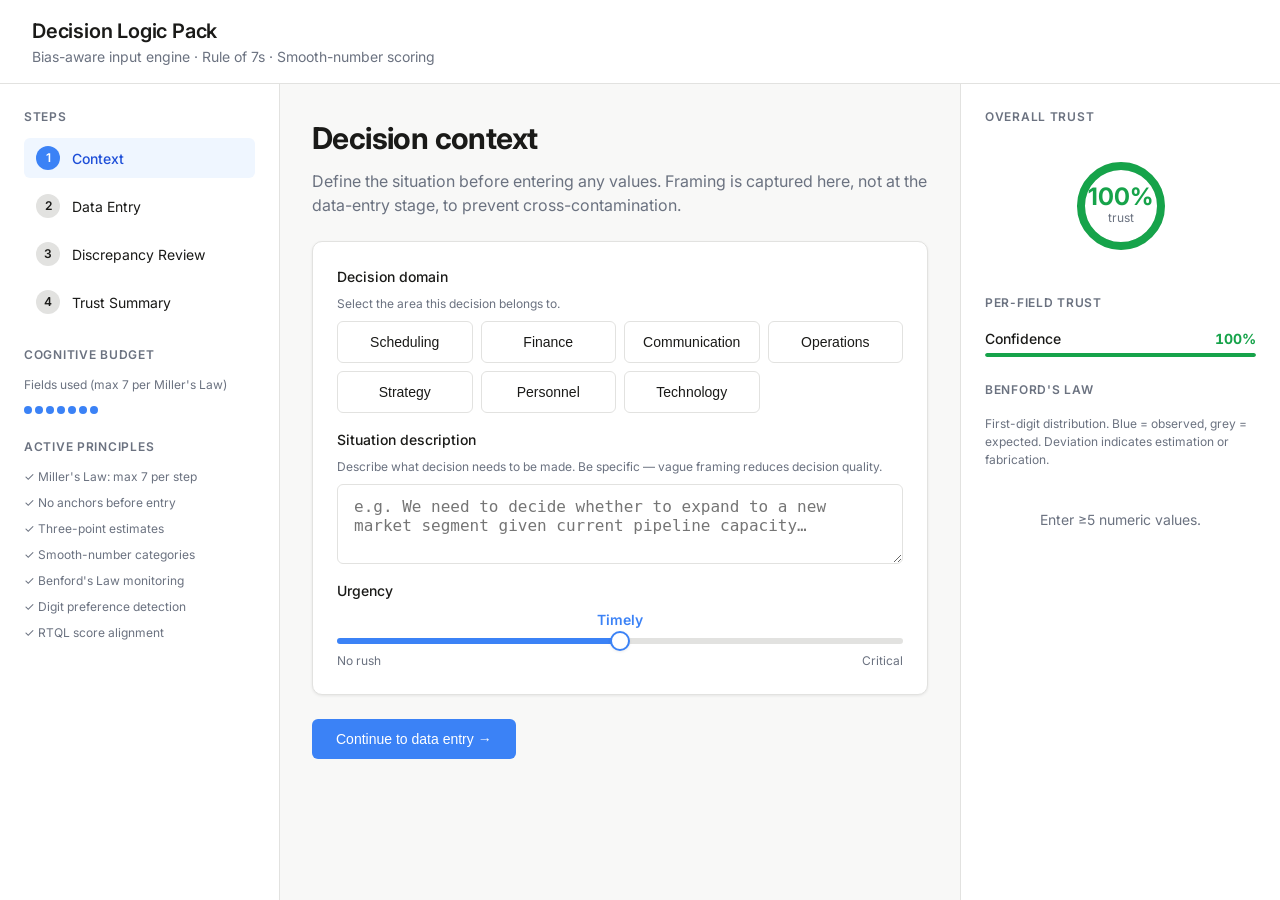
<file: frontend/input-engine.html>
<!DOCTYPE html>
<html lang="en">
<head>
  <meta charset="UTF-8" />
  <meta name="viewport" content="width=device-width, initial-scale=1.0" />
  <title>Decision Logic Pack — Bias-Aware Input Engine</title>
  <link rel="preconnect" href="https://fonts.googleapis.com" />
  <link href="https://fonts.googleapis.com/css2?family=Inter:wght@400;500;600;700;800&display=swap" rel="stylesheet" />
  <link rel="stylesheet" href="css/main.css" />
</head>
<body>

<div class="app-wrapper">

  <!-- ── Header ──────────────────────────────────────────────────────────── -->
  <header class="app-header">
    <div>
      <h1>Decision Logic Pack</h1>
      <div class="subtitle">Bias-aware input engine · Rule of 7s · Smooth-number scoring</div>
    </div>
    <div class="header-badge" id="prompt-count-badge" style="display:none"></div>
  </header>

  <!-- ── Sidebar ─────────────────────────────────────────────────────────── -->
  <nav class="sidebar">
    <div class="sidebar-section">
      <h3>Steps</h3>
      <ul class="step-list">
        <li data-goto="1" class="active">
          <div class="step-num">1</div>
          Context
        </li>
        <li data-goto="2">
          <div class="step-num">2</div>
          Data Entry
        </li>
        <li data-goto="3">
          <div class="step-num">3</div>
          Discrepancy Review
        </li>
        <li data-goto="4">
          <div class="step-num">4</div>
          Trust Summary
        </li>
      </ul>
    </div>

    <div class="sidebar-section">
      <h3>Cognitive budget</h3>
      <div style="font-size:var(--text-xs);color:var(--color-text-muted);margin-bottom:var(--sp-3)">
        Fields used (max 7 per Miller's Law)
      </div>
      <div class="budget-dots">
        <div class="budget-dot"></div>
        <div class="budget-dot"></div>
        <div class="budget-dot"></div>
        <div class="budget-dot"></div>
        <div class="budget-dot"></div>
        <div class="budget-dot"></div>
        <div class="budget-dot"></div>
      </div>
    </div>

    <div class="sidebar-section">
      <h3>Active principles</h3>
      <ul style="font-size:var(--text-xs);color:var(--color-text-muted);list-style:none;display:flex;flex-direction:column;gap:var(--sp-2)">
        <li>✓ Miller's Law: max 7 per step</li>
        <li>✓ No anchors before entry</li>
        <li>✓ Three-point estimates</li>
        <li>✓ Smooth-number categories</li>
        <li>✓ Benford's Law monitoring</li>
        <li>✓ Digit preference detection</li>
        <li>✓ RTQL score alignment</li>
      </ul>
    </div>
  </nav>

  <!-- ── Main ────────────────────────────────────────────────────────────── -->
  <main class="main-content">

    <!-- Step 1: Context -->
    <div class="form-step active" id="step-1">
      <div class="step-header">
        <h2>Decision context</h2>
        <p>Define the situation before entering any values. Framing is captured here, not at the data-entry stage, to prevent cross-contamination.</p>
      </div>

      <div class="card">
        <div class="field-group">
          <!-- Domain selector injected by JS -->
          <div id="domain-slot"></div>

          <!-- Situation -->
          <div class="field">
            <label>Situation description</label>
            <span class="field-hint">Describe what decision needs to be made. Be specific — vague framing reduces decision quality.</span>
            <textarea id="situation-input" placeholder="e.g. We need to decide whether to expand to a new market segment given current pipeline capacity…"></textarea>
          </div>

          <!-- Urgency slider injected by JS -->
          <div id="urgency-slot"></div>
        </div>
      </div>

      <div class="btn-row">
        <button class="btn btn-primary" data-goto="2">Continue to data entry →</button>
      </div>
    </div>

    <!-- Step 2: Data entry -->
    <div class="form-step" id="step-2">
      <div class="step-header">
        <h2>Data entry</h2>
        <p>All numeric fields use range estimates or smooth-number categories. Reference values are suppressed until after you submit — this prevents anchoring bias.</p>
        <div class="cognitive-budget">
          <span>Fields this step:</span>
          <div class="budget-dots">
            <div class="budget-dot used"></div>
            <div class="budget-dot used"></div>
            <div class="budget-dot used"></div>
            <div class="budget-dot used"></div>
            <div class="budget-dot used"></div>
            <div class="budget-dot used"></div>
            <div class="budget-dot used"></div>
          </div>
          <span>7 / 7</span>
        </div>
      </div>

      <div class="card">
        <div class="card-header">
          <div>
            <div class="card-title">Primary estimate</div>
            <div class="card-subtitle">Three-point input prevents false precision and exposes overconfidence.</div>
          </div>
        </div>
        <div id="field-1-slot"></div>
      </div>

      <div class="card">
        <div class="card-header">
          <div>
            <div class="card-title">Order of magnitude</div>
            <div class="card-subtitle">Categorical selection with smooth-number midpoints eliminates round-number heaping.</div>
          </div>
        </div>
        <div id="field-2-slot"></div>
      </div>

      <div class="card">
        <div class="card-header">
          <div>
            <div class="card-title">Data confidence</div>
            <div class="card-subtitle">Qualitative 7-point scale (no numeric ticks). Slider position is your confidence weight.</div>
          </div>
        </div>
        <div id="field-3-slot"></div>
      </div>

      <div class="card">
        <div class="card-header">
          <div>
            <div class="card-title">Comparable values (optional)</div>
            <div class="card-subtitle">Additional data points analyzed for Benford's Law conformance and digit preference bias.</div>
          </div>
        </div>
        <div id="comparables-slot" class="field-group"></div>
      </div>

      <div class="btn-row">
        <button class="btn btn-secondary" data-goto="1">← Back</button>
        <button class="btn btn-primary" data-goto="3">Review discrepancies →</button>
      </div>
    </div>

    <!-- Step 3: Discrepancy review -->
    <div class="form-step" id="step-3">
      <div class="step-header">
        <h2>Discrepancy review</h2>
        <p>The engine detected patterns in your data that may reflect cognitive bias. Answer each question to provide context — this improves decision quality and is encoded into memory.</p>
      </div>

      <div class="card">
        <div id="prompt-list">
          <div class="empty-state">Enter data in step 2 to generate discrepancy analysis.</div>
        </div>
      </div>

      <div class="btn-row">
        <button class="btn btn-secondary" data-goto="2">← Back</button>
        <button class="btn btn-primary" data-goto="4">View trust summary →</button>
      </div>
    </div>

    <!-- Step 4: Trust summary -->
    <div class="form-step" id="step-4">
      <div class="step-header">
        <h2>Trust summary</h2>
        <p>Final decision readiness score, RTQL-aligned, with all captured context.</p>
      </div>
      <div id="step-4-summary"></div>
      <div class="btn-row">
        <button class="btn btn-secondary" data-goto="3">← Back</button>
        <button class="btn btn-primary" id="submit-btn">Submit to decision engine</button>
      </div>
    </div>

  </main>

  <!-- ── Right panel: live discrepancy monitor ───────────────────────────── -->
  <aside class="discrepancy-panel">

    <div class="panel-section">
      <h3>Overall trust</h3>
      <div id="trust-ring-container"></div>
    </div>

    <div class="panel-section">
      <h3>Per-field trust</h3>
      <div id="trust-meter">
        <div class="empty-state">No fields analyzed.</div>
      </div>
    </div>

    <div class="panel-section">
      <h3>Benford's Law</h3>
      <div style="font-size:var(--text-xs);color:var(--color-text-muted);margin-bottom:var(--sp-2)">
        First-digit distribution. Blue = observed, grey = expected.
        Deviation indicates estimation or fabrication.
      </div>
      <div id="benford-chart">
        <div class="empty-state">Enter ≥5 numeric values.</div>
      </div>
    </div>

  </aside>

</div>

<script type="module" src="js/app.js"></script>

</body>
</html>
</file>
<file: frontend/css/main.css>
/* ============================================================
   main.css — Decision Logic Pack UI Design System
   Grounded in:
   - 2-smooth spacing grid (4px base)
   - 5-smooth type scale
   - Rule of 7s for grouping limits
   - Neutral palette to minimize visual anchoring
   ============================================================ */

/* ── Reset ──────────────────────────────────────────────────── */
*, *::before, *::after { box-sizing: border-box; margin: 0; padding: 0; }
html { font-size: 16px; -webkit-font-smoothing: antialiased; }
body { font-family: 'Inter', 'SF Pro Text', system-ui, sans-serif; background: #f8f8f7; color: #1a1a18; line-height: 1.5; }

/* ── Smooth-number spacing tokens (4px grid, 2-smooth) ──────── */
:root {
  --sp-1:  4px;
  --sp-2:  8px;
  --sp-3:  12px;
  --sp-4:  16px;
  --sp-6:  24px;
  --sp-8:  32px;
  --sp-12: 48px;
  --sp-16: 64px;
  --sp-24: 96px;

  /* 5-smooth type scale */
  --text-xs:  12px;
  --text-sm:  14px;
  --text-md:  16px;
  --text-lg:  20px;
  --text-xl:  24px;
  --text-2xl: 30px;
  --text-3xl: 36px;

  /* Semantic colors */
  --color-surface:     #ffffff;
  --color-background:  #f8f8f7;
  --color-border:      #e2e2e0;
  --color-border-focus:#3b82f6;
  --color-text:        #1a1a18;
  --color-text-muted:  #6b7280;
  --color-text-subtle: #9ca3af;

  /* Trust / severity colors */
  --color-trust-high:   #16a34a;
  --color-trust-mid:    #d97706;
  --color-trust-low:    #dc2626;
  --color-trust-none:   #6b7280;

  /* Bias severity */
  --color-bias-ok:      #dcfce7;
  --color-bias-warn:    #fef3c7;
  --color-bias-alert:   #fee2e2;

  --radius-sm: 6px;
  --radius-md: 10px;
  --radius-lg: 16px;

  --shadow-sm: 0 1px 3px rgba(0,0,0,0.08);
  --shadow-md: 0 4px 12px rgba(0,0,0,0.10);
}

/* ── Layout ─────────────────────────────────────────────────── */
.app-wrapper {
  min-height: 100vh;
  display: grid;
  grid-template-columns: 280px 1fr 320px;
  grid-template-rows: auto 1fr;
  grid-template-areas:
    "header header header"
    "sidebar main panel";
}

@media (max-width: 1100px) {
  .app-wrapper {
    grid-template-columns: 1fr;
    grid-template-areas: "header" "main" "panel";
  }
  .sidebar { display: none; }
}

/* ── Header ─────────────────────────────────────────────────── */
.app-header {
  grid-area: header;
  background: var(--color-surface);
  border-bottom: 1px solid var(--color-border);
  padding: var(--sp-4) var(--sp-8);
  display: flex;
  align-items: center;
  gap: var(--sp-4);
}
.app-header h1 { font-size: var(--text-lg); font-weight: 600; letter-spacing: -0.01em; }
.app-header .subtitle { font-size: var(--text-sm); color: var(--color-text-muted); }
.header-badge {
  margin-left: auto;
  font-size: var(--text-xs);
  padding: var(--sp-1) var(--sp-3);
  border-radius: 100px;
  background: #eff6ff;
  color: #3b82f6;
  font-weight: 500;
}

/* ── Sidebar ─────────────────────────────────────────────────── */
.sidebar {
  grid-area: sidebar;
  background: var(--color-surface);
  border-right: 1px solid var(--color-border);
  padding: var(--sp-6);
  display: flex;
  flex-direction: column;
  gap: var(--sp-6);
}
.sidebar-section h3 {
  font-size: var(--text-xs);
  font-weight: 600;
  text-transform: uppercase;
  letter-spacing: 0.06em;
  color: var(--color-text-muted);
  margin-bottom: var(--sp-3);
}
.step-list { list-style: none; display: flex; flex-direction: column; gap: var(--sp-2); }
.step-list li {
  display: flex;
  align-items: center;
  gap: var(--sp-3);
  padding: var(--sp-2) var(--sp-3);
  border-radius: var(--radius-sm);
  font-size: var(--text-sm);
  cursor: pointer;
  transition: background 0.15s;
}
.step-list li:hover { background: var(--color-background); }
.step-list li.active { background: #eff6ff; color: #1d4ed8; font-weight: 500; }
.step-list li.completed { color: var(--color-trust-high); }
.step-num {
  width: 24px; height: 24px;
  border-radius: 50%;
  background: var(--color-border);
  display: flex; align-items: center; justify-content: center;
  font-size: var(--text-xs);
  font-weight: 600;
  flex-shrink: 0;
}
.step-list li.active .step-num { background: #3b82f6; color: white; }
.step-list li.completed .step-num { background: var(--color-trust-high); color: white; }

/* ── Main content ───────────────────────────────────────────── */
.main-content {
  grid-area: main;
  padding: var(--sp-8);
  overflow-y: auto;
}
.form-step { display: none; }
.form-step.active { display: block; }

.step-header { margin-bottom: var(--sp-6); }
.step-header h2 { font-size: var(--text-2xl); font-weight: 700; letter-spacing: -0.02em; margin-bottom: var(--sp-2); }
.step-header p { color: var(--color-text-muted); font-size: var(--text-md); }
.cognitive-budget {
  display: inline-flex;
  align-items: center;
  gap: var(--sp-2);
  font-size: var(--text-xs);
  color: var(--color-text-muted);
  margin-top: var(--sp-3);
}
.budget-dots { display: flex; gap: 3px; }
.budget-dot {
  width: 8px; height: 8px; border-radius: 50%;
  background: var(--color-border);
  transition: background 0.2s;
}
.budget-dot.used { background: #3b82f6; }

/* ── Card ───────────────────────────────────────────────────── */
.card {
  background: var(--color-surface);
  border: 1px solid var(--color-border);
  border-radius: var(--radius-md);
  padding: var(--sp-6);
  margin-bottom: var(--sp-4);
  box-shadow: var(--shadow-sm);
}
.card-header {
  display: flex;
  align-items: flex-start;
  justify-content: space-between;
  margin-bottom: var(--sp-4);
}
.card-title { font-size: var(--text-md); font-weight: 600; }
.card-subtitle { font-size: var(--text-sm); color: var(--color-text-muted); margin-top: var(--sp-1); }

/* ── Field groups (≤7 fields enforced) ─────────────────────── */
.field-group { display: flex; flex-direction: column; gap: var(--sp-4); }
.field-row { display: grid; grid-template-columns: 1fr 1fr; gap: var(--sp-4); }

/* ── Form fields ────────────────────────────────────────────── */
.field {
  display: flex;
  flex-direction: column;
  gap: var(--sp-2);
}
.field label {
  font-size: var(--text-sm);
  font-weight: 500;
  color: var(--color-text);
}
.field-hint { font-size: var(--text-xs); color: var(--color-text-muted); }

input[type="text"],
input[type="number"],
textarea,
select {
  width: 100%;
  padding: var(--sp-3) var(--sp-4);
  border: 1px solid var(--color-border);
  border-radius: var(--radius-sm);
  font-size: var(--text-md);
  color: var(--color-text);
  background: var(--color-surface);
  transition: border-color 0.15s, box-shadow 0.15s;
  outline: none;
}
input[type="text"]:focus,
input[type="number"]:focus,
textarea:focus,
select:focus {
  border-color: var(--color-border-focus);
  box-shadow: 0 0 0 3px rgba(59,130,246,0.12);
}
textarea { resize: vertical; min-height: 80px; }

/* ── Three-Point Estimate ───────────────────────────────────── */
.three-point {
  display: grid;
  grid-template-columns: 1fr 1fr 1fr;
  gap: var(--sp-3);
}
.three-point-cell { display: flex; flex-direction: column; gap: var(--sp-2); }
.three-point-label {
  font-size: var(--text-xs);
  font-weight: 600;
  text-transform: uppercase;
  letter-spacing: 0.05em;
  color: var(--color-text-muted);
}
.three-point-cell.p50 input { border-color: #3b82f6; background: #f8faff; }
.three-point-hint { font-size: var(--text-xs); color: var(--color-text-subtle); text-align: center; margin-top: var(--sp-1); }

.calibration-bar {
  height: 6px;
  border-radius: 3px;
  background: var(--color-border);
  overflow: hidden;
  margin-top: var(--sp-2);
  position: relative;
}
.calibration-fill {
  height: 100%;
  border-radius: 3px;
  transition: width 0.3s ease, background 0.3s;
}

/* ── Smooth Slider ──────────────────────────────────────────── */
.smooth-slider-wrap { display: flex; flex-direction: column; gap: var(--sp-2); }
.smooth-slider-labels {
  display: flex;
  justify-content: space-between;
  font-size: var(--text-xs);
  color: var(--color-text-muted);
}
.smooth-slider-value {
  text-align: center;
  font-size: var(--text-sm);
  font-weight: 600;
  color: #3b82f6;
  min-height: 20px;
}
input[type="range"] {
  -webkit-appearance: none;
  width: 100%;
  height: 6px;
  border-radius: 3px;
  background: linear-gradient(to right, #3b82f6 var(--slider-pct, 50%), var(--color-border) var(--slider-pct, 50%));
  outline: none;
  cursor: pointer;
}
input[type="range"]::-webkit-slider-thumb {
  -webkit-appearance: none;
  width: 20px; height: 20px;
  border-radius: 50%;
  background: white;
  border: 2px solid #3b82f6;
  box-shadow: var(--shadow-sm);
  cursor: pointer;
}
/* No tick marks — by design (prevents heaping at tick positions) */

/* ── Category Select (smooth-number bins) ───────────────────── */
.category-grid {
  display: grid;
  gap: var(--sp-2);
  grid-template-columns: repeat(auto-fill, minmax(120px, 1fr));
}
.category-btn {
  padding: var(--sp-3) var(--sp-4);
  border: 1px solid var(--color-border);
  border-radius: var(--radius-sm);
  background: var(--color-surface);
  font-size: var(--text-sm);
  color: var(--color-text);
  cursor: pointer;
  transition: all 0.15s;
  text-align: center;
}
.category-btn:hover { border-color: #93c5fd; background: #f0f9ff; }
.category-btn.selected { border-color: #3b82f6; background: #eff6ff; color: #1d4ed8; font-weight: 500; }

/* ── Bias flags ─────────────────────────────────────────────── */
.bias-flag {
  display: flex;
  align-items: flex-start;
  gap: var(--sp-3);
  padding: var(--sp-3) var(--sp-4);
  border-radius: var(--radius-sm);
  font-size: var(--text-sm);
  margin-top: var(--sp-2);
}
.bias-flag.ok     { background: var(--color-bias-ok);   color: #166534; }
.bias-flag.warn   { background: var(--color-bias-warn);  color: #92400e; }
.bias-flag.alert  { background: var(--color-bias-alert); color: #991b1b; }
.bias-icon { font-size: 16px; flex-shrink: 0; margin-top: 1px; }
.bias-text { line-height: 1.4; }

/* ── Right panel: Discrepancy monitor ──────────────────────── */
.discrepancy-panel {
  grid-area: panel;
  background: var(--color-surface);
  border-left: 1px solid var(--color-border);
  padding: var(--sp-6);
  overflow-y: auto;
  display: flex;
  flex-direction: column;
  gap: var(--sp-6);
}
.panel-section h3 {
  font-size: var(--text-xs);
  font-weight: 600;
  text-transform: uppercase;
  letter-spacing: 0.06em;
  color: var(--color-text-muted);
  margin-bottom: var(--sp-4);
}

/* Trust meter */
.trust-meter { display: flex; flex-direction: column; gap: var(--sp-3); }
.trust-item { display: flex; flex-direction: column; gap: var(--sp-1); }
.trust-row { display: flex; align-items: center; justify-content: space-between; font-size: var(--text-sm); }
.trust-label { font-weight: 500; }
.trust-score { font-weight: 700; font-variant-numeric: tabular-nums; }
.trust-bar { height: 4px; border-radius: 2px; background: var(--color-border); overflow: hidden; }
.trust-fill { height: 100%; border-radius: 2px; transition: width 0.4s ease, background 0.4s; }

/* Overall trust ring */
.trust-ring-wrap { display: flex; align-items: center; justify-content: center; padding: var(--sp-4) 0; }
.trust-ring {
  position: relative;
  width: 96px; height: 96px;
}
.trust-ring svg { transform: rotate(-90deg); }
.trust-ring-bg { fill: none; stroke: var(--color-border); stroke-width: 8; }
.trust-ring-fill { fill: none; stroke-width: 8; stroke-linecap: round; transition: stroke-dashoffset 0.5s ease, stroke 0.5s; }
.trust-ring-label {
  position: absolute;
  inset: 0;
  display: flex;
  flex-direction: column;
  align-items: center;
  justify-content: center;
}
.trust-ring-pct { font-size: var(--text-xl); font-weight: 700; line-height: 1; }
.trust-ring-sub { font-size: var(--text-xs); color: var(--color-text-muted); }

/* Discrepancy prompts */
.prompt-list { display: flex; flex-direction: column; gap: var(--sp-4); }
.prompt-card {
  border: 1px solid var(--color-border);
  border-radius: var(--radius-sm);
  padding: var(--sp-4);
}
.prompt-card.severity-high  { border-left: 3px solid var(--color-trust-low); }
.prompt-card.severity-medium { border-left: 3px solid var(--color-trust-mid); }
.prompt-question { font-size: var(--text-sm); font-weight: 500; margin-bottom: var(--sp-3); }
.prompt-options { display: flex; flex-direction: column; gap: var(--sp-2); }
.prompt-option {
  display: flex;
  align-items: center;
  gap: var(--sp-2);
  font-size: var(--text-sm);
  cursor: pointer;
}
.prompt-option input[type="radio"] { accent-color: #3b82f6; }
.prompt-textarea { width: 100%; font-size: var(--text-sm); min-height: 60px; }

/* ── Buttons ────────────────────────────────────────────────── */
.btn-row { display: flex; gap: var(--sp-3); margin-top: var(--sp-6); }
.btn {
  padding: var(--sp-3) var(--sp-6);
  border-radius: var(--radius-sm);
  font-size: var(--text-sm);
  font-weight: 500;
  cursor: pointer;
  border: none;
  transition: all 0.15s;
}
.btn-primary { background: #3b82f6; color: white; }
.btn-primary:hover { background: #2563eb; }
.btn-secondary { background: var(--color-background); color: var(--color-text); border: 1px solid var(--color-border); }
.btn-secondary:hover { background: var(--color-border); }

/* ── Benford chart ──────────────────────────────────────────── */
.benford-chart { display: flex; align-items: flex-end; gap: 4px; height: 60px; margin-top: var(--sp-3); }
.benford-bar-wrap { flex: 1; display: flex; flex-direction: column; align-items: center; gap: 2px; }
.benford-bar { width: 100%; border-radius: 2px 2px 0 0; transition: height 0.4s ease; }
.benford-bar.expected { background: #e2e8f0; }
.benford-bar.observed { background: #3b82f6; }
.benford-digit { font-size: 10px; color: var(--color-text-muted); }
.benford-legend { display: flex; gap: var(--sp-4); font-size: var(--text-xs); color: var(--color-text-muted); margin-top: var(--sp-2); }
.benford-legend-item { display: flex; align-items: center; gap: var(--sp-2); }
.legend-dot { width: 10px; height: 10px; border-radius: 2px; }

/* ── Empty state ───────────────────────────────────────────── */
.empty-state { text-align: center; color: var(--color-text-muted); font-size: var(--text-sm); padding: var(--sp-8) 0; }

/* ── Animations ─────────────────────────────────────────────── */
@keyframes fadeIn { from { opacity: 0; transform: translateY(8px); } to { opacity: 1; transform: none; } }
.fade-in { animation: fadeIn 0.2s ease; }
</file>
